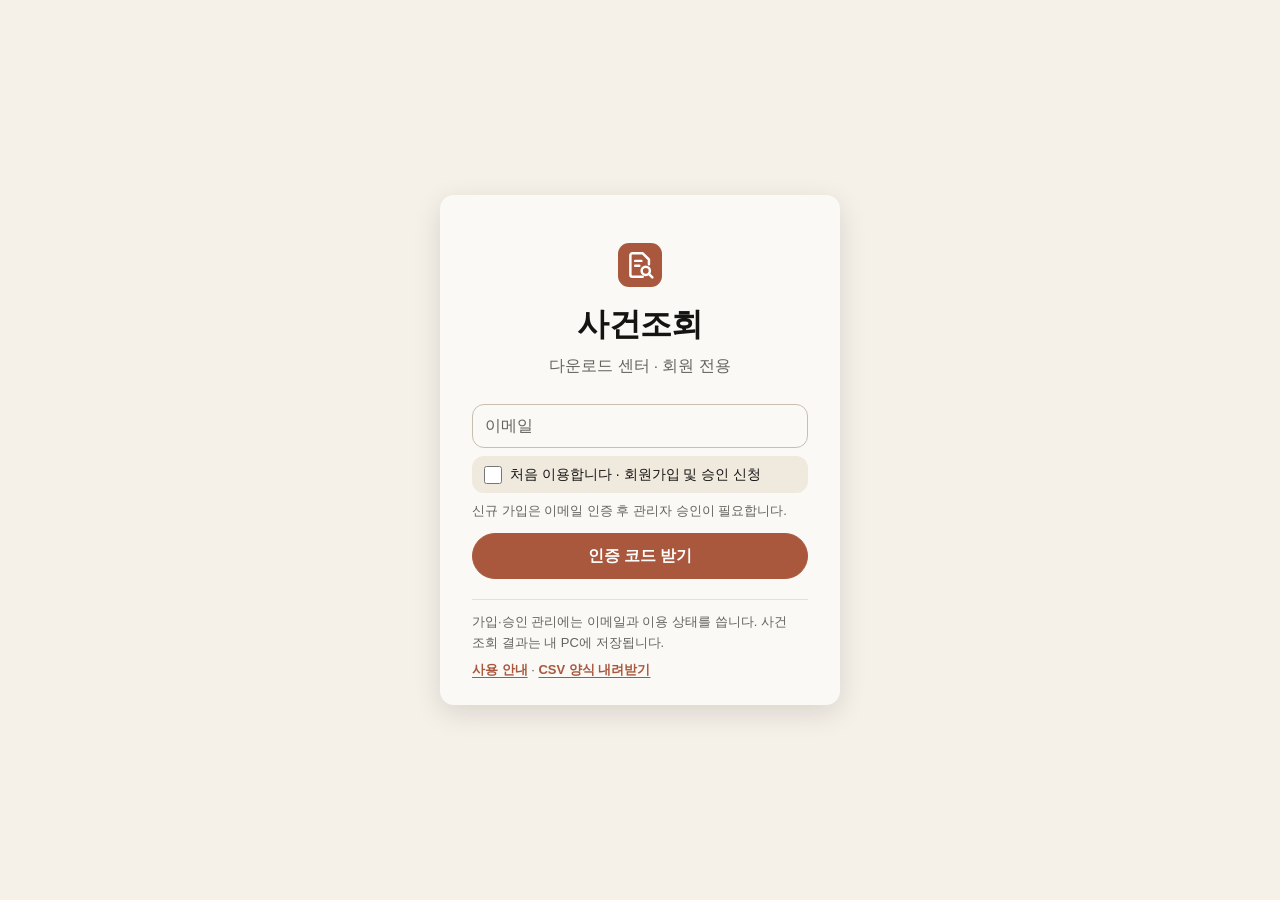
<file: index.html>
<!doctype html>
<html lang="ko" data-brand="claude">
<head>
<meta charset="utf-8">
<meta name="viewport" content="width=device-width, initial-scale=1">
<meta name="referrer" content="no-referrer">
<meta name="robots" content="noindex">
<title>사건조회 | 다운로드 센터</title>
<link rel="stylesheet" href="tokens.css">
<link rel="stylesheet" href="style.css">
</head>
<body class="page-portal">

<svg class="defs" aria-hidden="true"><defs>
  <symbol id="i-user" viewBox="0 0 24 24"><circle cx="12" cy="8" r="4"/><path d="M4.5 20a7.5 7.5 0 0 1 15 0"/></symbol>
  <symbol id="i-down" viewBox="0 0 24 24"><path d="M12 4v11M7 10l5 5 5-5M5 20h14"/></symbol>
  <symbol id="i-help" viewBox="0 0 24 24"><circle cx="12" cy="12" r="8"/><path d="M9.6 9.5a2.5 2.5 0 0 1 4.8 1c0 1.7-2.4 2-2.4 3.5M12 17h.01"/></symbol>
  <symbol id="i-users" viewBox="0 0 24 24"><circle cx="9" cy="9" r="3.2"/><path d="M3.5 19a5.5 5.5 0 0 1 11 0"/><path d="M15.5 6.2a3 3 0 0 1 0 5.6M17 14.2a5.5 5.5 0 0 1 3.5 4.8"/></symbol>
  <symbol id="i-ext" viewBox="0 0 24 24"><path d="M14 5h5v5M19 5l-8 8"/><path d="M18 14v4a1 1 0 0 1-1 1H6a1 1 0 0 1-1-1V7a1 1 0 0 1 1-1h4"/></symbol>
  <symbol id="i-refresh" viewBox="0 0 24 24"><path d="M19.5 11A7.5 7.5 0 0 0 6 6.6L4.5 8M4.5 4v4h4"/><path d="M4.5 13A7.5 7.5 0 0 0 18 17.4l1.5-1.4M19.5 20v-4h-4"/></symbol>
  <symbol id="i-win" viewBox="0 0 24 24"><rect x="4" y="4" width="7" height="7" rx="1"/><rect x="13" y="4" width="7" height="7" rx="1"/><rect x="4" y="13" width="7" height="7" rx="1"/><rect x="13" y="13" width="7" height="7" rx="1"/></symbol>
  <symbol id="i-file" viewBox="0 0 24 24"><path d="M14 3H7a2 2 0 0 0-2 2v14a2 2 0 0 0 2 2h10a2 2 0 0 0 2-2V8z"/><path d="M14 3v5h5M9 13h6M9 17h4"/></symbol>
  <symbol id="i-out" viewBox="0 0 24 24"><path d="M15 4h3a2 2 0 0 1 2 2v12a2 2 0 0 1-2 2h-3"/><path d="M10 16l-4-4 4-4M6 12h10"/></symbol>
</defs></svg>

<div id="member" class="app" hidden>
  <header class="topbar">
    <div class="brand">
      <svg class="brand-mark" viewBox="0 0 32 32" aria-hidden="true">
        <rect class="mk-bg" width="32" height="32" rx="8"/>
        <path class="mk-ink" d="M18 24.5h-7.5A1.5 1.5 0 0 1 9 23V9a1.5 1.5 0 0 1 1.5-1.5H18l4.5 4.5v3.5M12.5 13h4.5M12.5 16.5h3"/>
        <circle class="mk-ink" cx="20.2" cy="20.2" r="3"/><path class="mk-ink" d="M22.4 22.4l2.6 2.6"/>
      </svg>
      <span class="brand-name">사건조회<small>다운로드 센터</small></span>
    </div>
    <span class="spacer"></span>
    <span class="top-note">조회와 결과 저장은 내 PC의 앱에서 합니다</span>
  </header>

  <div class="layout">
    <nav class="sidemenu" aria-label="메뉴">
      <div class="side-body">
        <div class="side-head">메뉴</div>
        <a class="menu-btn" href="#v-status"><svg class="ico"><use href="#i-user"/></svg>내 상태</a>
        <a class="menu-btn" href="#v-files"><svg class="ico"><use href="#i-down"/></svg>설치 파일</a>
        <a class="menu-btn" href="guide.html" target="_blank" rel="noopener"><svg class="ico"><use href="#i-help"/></svg>사용 안내<span class="sr-only">(새 탭)</span><svg class="ico ext" aria-hidden="true"><use href="#i-ext"/></svg></a>
        <div class="menu-sep nav-admin"></div>
        <a class="menu-btn nav-admin" href="#admin"><svg class="ico"><use href="#i-users"/></svg>회원 관리</a>
      </div>
      <div class="side-foot">
        <p class="menu-foot">사건 자료는 이 사이트에 올리지 않습니다. 새로고침하면 다시 로그인해야 합니다.</p>
        <div class="user-box">
          <span class="avatar"><svg class="ico"><use href="#i-user"/></svg></span>
          <div class="user-text"><span class="user-label">로그인 계정</span><p id="account" class="user-name"></p></div>
        </div>
        <button id="logout" class="btn btn-small" type="button"><svg class="ico"><use href="#i-out"/></svg>로그아웃</button>
      </div>
    </nav>

    <main class="main">
      <div class="panels">

        <section id="v-files" class="panel" aria-labelledby="h-files">
          <div class="panel-head">
            <p class="eyebrow">설치 파일</p>
            <h2 id="h-files">내려받기</h2>
          </div>
          <div class="grid2">
            <article class="card">
              <div class="file-top">
                <span class="chip-ico"><svg class="ico"><use href="#i-win"/></svg></span>
                <div><h3>Windows용 사건조회</h3><p class="meta">Windows 10·11 (64비트) · Microsoft Edge 필요</p></div>
              </div>
              <button id="download" class="btn btn-primary" type="button" disabled><svg class="ico"><use href="#i-down"/></svg>Windows 설치 파일 다운로드</button>
              <p class="hint">승인된 회원만 받을 수 있습니다. 단추가 흐리면 내 상태에서 승인 여부를 확인하세요.</p>
              <p class="hint">받은 뒤 설치 마법사를 따라 설치하고, 앱에서 같은 이메일로 로그인합니다.</p>
            </article>
            <article class="card csv-card">
              <div class="file-top flush">
                <span class="chip-ico"><svg class="ico"><use href="#i-file"/></svg></span>
                <div><h3>대량조회 CSV 양식</h3><p class="meta">UTF-8 · 5열</p></div>
              </div>
              <p class="lead">첫 줄의 제목은 그대로 두고, 두 번째 줄부터 사건 한 건씩 입력하세요.</p>
              <div class="cols"><span class="col-chip">법원명</span><span class="col-chip">사건번호</span><span class="col-chip">당사자명</span><span class="col-chip">은행코드</span><span class="col-chip">계좌번호</span></div>
              <p class="hint">은행코드와 계좌번호는 텍스트로 입력해 앞자리 0을 보존하세요.</p>
              <a class="btn btn-small template" href="template.csv" download="대량조회_입력양식.csv"><svg class="ico"><use href="#i-down"/></svg>CSV 양식 내려받기</a>
            </article>
          </div>
        </section>

        <section id="admin" class="panel" aria-labelledby="h-admin" hidden>
          <div class="panel-head">
            <p class="eyebrow">관리자</p>
            <h2 id="h-admin">회원 관리</h2>
            <p>승인 상태와 사용 종료일을 관리합니다. 종료일은 한국시간 기준 해당 날짜까지이며, 비워두면 기간 제한이 없습니다.</p>
          </div>
          <div class="tool-row">
            <button id="reload-members" class="btn btn-small" type="button"><svg class="ico"><use href="#i-refresh"/></svg>목록 새로고침</button>
          </div>
          <div class="card table-card">
            <div class="member-head" aria-hidden="true"><span>회원</span><span>승인 상태</span><span>사용 종료일</span><span></span></div>
            <div id="member-list"></div>
            <p class="list-empty">목록 새로고침을 누르면 회원 목록을 불러옵니다.</p>
          </div>
        </section>

        <section id="v-status" class="panel" aria-labelledby="h-status">
          <div class="panel-head">
            <p class="eyebrow">내 상태</p>
            <h2 id="h-status">이용 상태</h2>
          </div>
          <div class="card">
            <div class="status-line">
              <span class="led" aria-hidden="true"></span>
              <div>
                <p class="status-label">승인 상태</p>
                <p id="membership-status"></p>
              </div>
            </div>
            <p id="pending-help" class="note-warn" hidden>승인 신청이 접수되었습니다. 관리자의 승인을 기다려 주세요. 승인 여부는 이 화면에서 새로고침해 확인할 수 있습니다.</p>
            <div class="row-actions">
              <button id="refresh-access" class="btn btn-small" type="button"><svg class="ico"><use href="#i-refresh"/></svg>승인 상태 새로고침</button>
              <a class="btn btn-small btn-primary go-files" href="#v-files"><svg class="ico"><use href="#i-down"/></svg>설치 파일 받으러 가기</a>
            </div>
          </div>
          <ol class="steps" aria-label="이용 순서">
            <li class="step s-join"><span class="step-no">1</span><div><strong>가입 신청</strong><p>이메일 인증으로 신청합니다.</p></div></li>
            <li class="step s-approve"><span class="step-no">2</span><div><strong>관리자 승인</strong><p>승인되면 설치 파일을 받을 수 있습니다.</p></div></li>
            <li class="step s-install"><span class="step-no">3</span><div><strong>설치와 앱 로그인</strong><p>앱에서 같은 이메일로 로그인합니다.</p></div></li>
          </ol>
        </section>

      </div>
    </main>
  </div>
</div>

<section class="login-screen" aria-label="로그인">
  <div class="login-card">
    <svg class="login-mark" viewBox="0 0 32 32" aria-hidden="true">
      <rect class="mk-bg" width="32" height="32" rx="8"/>
      <path class="mk-ink" d="M18 24.5h-7.5A1.5 1.5 0 0 1 9 23V9a1.5 1.5 0 0 1 1.5-1.5H18l4.5 4.5v3.5M12.5 13h4.5M12.5 16.5h3"/>
      <circle class="mk-ink" cx="20.2" cy="20.2" r="3"/><path class="mk-ink" d="M22.4 22.4l2.6 2.6"/>
    </svg>
    <h1 class="login-brand">사건조회</h1>
    <p class="login-sub">다운로드 센터 · 회원 전용</p>

    <form id="login" class="login-form">
      <label class="sr-only" for="email">이메일</label>
      <input id="email" class="login-input" type="email" autocomplete="email" required placeholder="이메일">
      <label class="check-row"><input id="signup" type="checkbox"> 처음 이용합니다 · 회원가입 및 승인 신청</label>
      <p class="login-hint">신규 가입은 이메일 인증 후 관리자 승인이 필요합니다.</p>
      <button id="send" class="btn btn-primary login-submit">인증 코드 받기</button>
    </form>

    <form id="verify" class="login-form" hidden>
      <label class="field-label" for="code">이메일로 받은 로그인 코드</label>
      <input id="code" class="login-input code-input" inputmode="numeric" autocomplete="one-time-code" required pattern="[0-9]{6,10}" maxlength="10" placeholder="숫자 6~10자리">
      <button class="btn btn-primary login-submit">로그인</button>
      <div class="login-links">
        <button type="button" id="resend" class="btn-link">새 코드 받기</button>
        <span aria-hidden="true">·</span>
        <button type="button" id="again" class="btn-link">다른 이메일 사용</button>
      </div>
    </form>

    <div class="login-foot">
      <p>가입·승인 관리에는 이메일과 이용 상태를 씁니다. 사건 조회 결과는 내 PC에 저장됩니다.</p>
      <p class="foot-links"><a href="guide.html" target="_blank" rel="noopener">사용 안내</a> · <a href="template.csv" download="대량조회_입력양식.csv">CSV 양식 내려받기</a></p>
    </div>
  </div>
</section>

<p id="status" role="status" aria-live="polite"></p>

<script src="config.js"></script><script src="portal.js" defer></script>
</body>
</html>
</file>
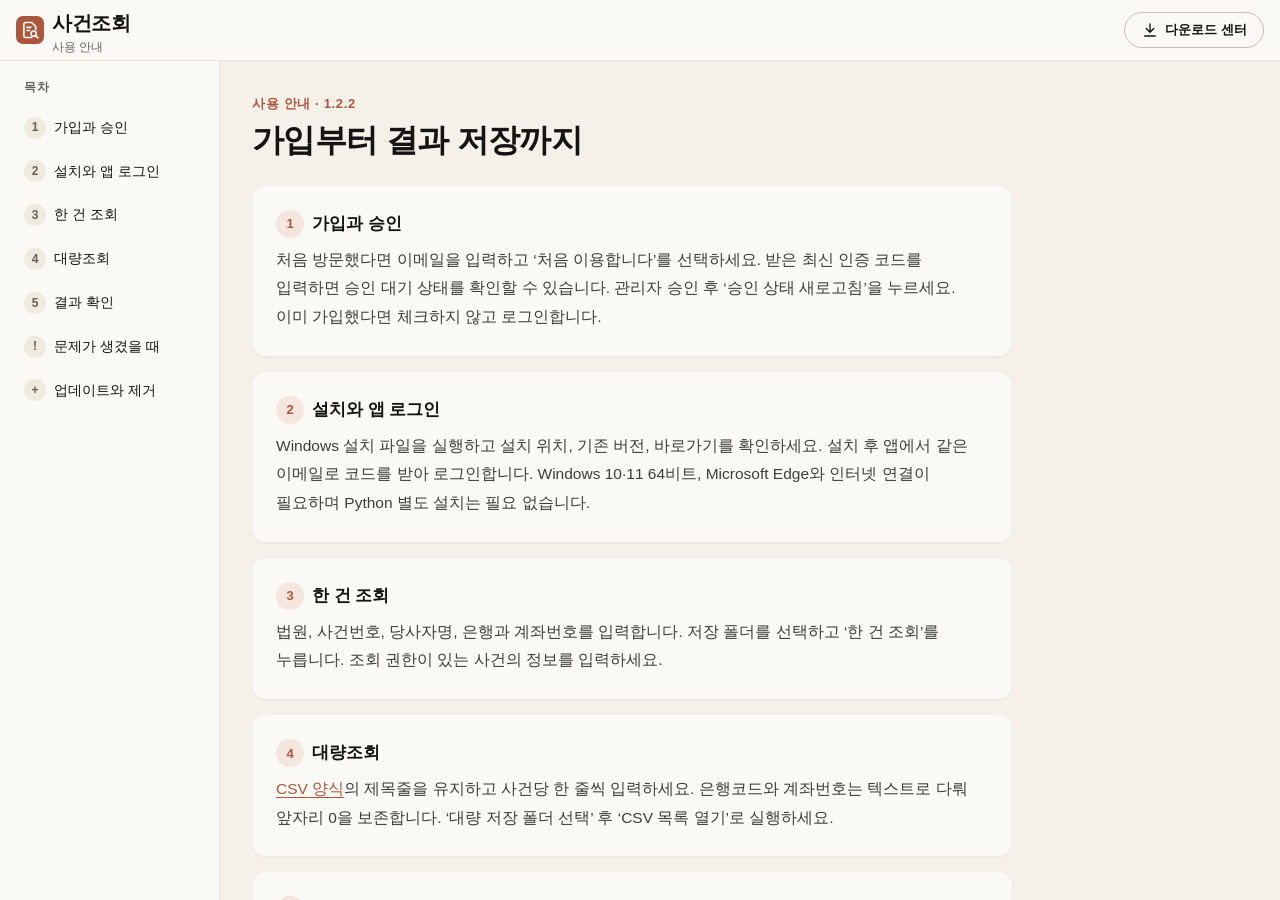
<file: guide.html>
<!doctype html>
<html lang="ko" data-brand="claude">
<head>
<meta charset="utf-8">
<meta name="viewport" content="width=device-width, initial-scale=1">
<meta name="robots" content="noindex">
<title>사건조회 사용 안내</title>
<link rel="stylesheet" href="tokens.css">
<link rel="stylesheet" href="style.css">
</head>
<body class="page-guide">
<header class="topbar">
  <div class="brand">
    <svg class="brand-mark" viewBox="0 0 32 32" aria-hidden="true">
      <rect class="mk-bg" width="32" height="32" rx="8"/>
      <path class="mk-ink" d="M18 24.5h-7.5A1.5 1.5 0 0 1 9 23V9a1.5 1.5 0 0 1 1.5-1.5H18l4.5 4.5v3.5M12.5 13h4.5M12.5 16.5h3"/>
      <circle class="mk-ink" cx="20.2" cy="20.2" r="3"/><path class="mk-ink" d="M22.4 22.4l2.6 2.6"/>
    </svg>
    <span class="brand-name">사건조회<small>사용 안내</small></span>
  </div>
  <span class="spacer"></span>
  <a class="btn btn-small" href="index.html"><svg class="ico" viewBox="0 0 24 24" aria-hidden="true"><path d="M12 4v11M7 10l5 5 5-5M5 20h14"/></svg>다운로드 센터</a>
</header>

<div class="layout">
  <nav class="sidemenu" aria-label="목차">
    <div class="side-body">
      <div class="side-head">목차</div>
      <a class="menu-btn" href="#g1"><b>1</b>가입과 승인</a>
      <a class="menu-btn" href="#g2"><b>2</b>설치와 앱 로그인</a>
      <a class="menu-btn" href="#g3"><b>3</b>한 건 조회</a>
      <a class="menu-btn" href="#g4"><b>4</b>대량조회</a>
      <a class="menu-btn" href="#g5"><b>5</b>결과 확인</a>
      <a class="menu-btn" href="#g6"><b>!</b>문제가 생겼을 때</a>
      <a class="menu-btn" href="#g7"><b>+</b>업데이트와 제거</a>
    </div>
  </nav>

  <main class="main">
    <article class="doc">
      <p class="eyebrow">사용 안내 · 1.2.2</p>
      <h1>가입부터 결과 저장까지</h1>

      <section id="g1" class="card"><h2><span class="no">1</span>가입과 승인</h2>
        <p>처음 방문했다면 이메일을 입력하고 ‘처음 이용합니다’를 선택하세요. 받은 최신 인증 코드를 입력하면 승인 대기 상태를 확인할 수 있습니다. 관리자 승인 후 ‘승인 상태 새로고침’을 누르세요. 이미 가입했다면 체크하지 않고 로그인합니다.</p>
      </section>
      <section id="g2" class="card"><h2><span class="no">2</span>설치와 앱 로그인</h2>
        <p>Windows 설치 파일을 실행하고 설치 위치, 기존 버전, 바로가기를 확인하세요. 설치 후 앱에서 같은 이메일로 코드를 받아 로그인합니다. Windows 10·11 64비트, Microsoft Edge와 인터넷 연결이 필요하며 Python 별도 설치는 필요 없습니다.</p>
      </section>
      <section id="g3" class="card"><h2><span class="no">3</span>한 건 조회</h2>
        <p>법원, 사건번호, 당사자명, 은행과 계좌번호를 입력합니다. 저장 폴더를 선택하고 ‘한 건 조회’를 누릅니다. 조회 권한이 있는 사건의 정보를 입력하세요.</p>
      </section>
      <section id="g4" class="card"><h2><span class="no">4</span>대량조회</h2>
        <p><a href="template.csv" download="대량조회_입력양식.csv">CSV 양식</a>의 제목줄을 유지하고 사건당 한 줄씩 입력하세요. 은행코드와 계좌번호는 텍스트로 다뤄 앞자리 0을 보존합니다. ‘대량 저장 폴더 선택’ 후 ‘CSV 목록 열기’로 실행하세요.</p>
      </section>
      <section id="g5" class="card"><h2><span class="no">5</span>결과 확인</h2>
        <p>단건은 법원명·사건번호 폴더, 대량은 목록조회_날짜_시간 폴더에 저장됩니다. 조회결과.xlsx는 조회요약, 일반내용, 진행내용, 채권자현황, 변제현황, 시도이력 6개 시트로 구성됩니다. 모든 시트에 법원명과 사건번호가 표시됩니다. 화면 이미지는 일반내용·진행내용·변제현황으로 저장하며, 화면이 없거나 오류가 나면 일부 파일이 없을 수 있습니다.</p>
      </section>
      <section id="g6" class="card trouble"><h2><span class="no">!</span>문제가 생겼을 때</h2>
        <ul>
          <li>인증 코드가 만료되면 새 코드를 받고 가장 최근 메일의 숫자를 입력하세요. 재발송은 60초 후 가능합니다.</li>
          <li>승인 대기·정지·만료는 관리자에게 확인하세요.</li>
          <li>회원 서버에 연결되지 않으면 조회가 중단됩니다. 이미 받은 결과는 저장하며, 연결 복구 후 앱을 다시 실행하세요.</li>
          <li>조회 오류는 결과 파일의 오류와 시도이력을 확인하세요. 일시적 오류는 최초 시도 후 최대 3회 재시도합니다.</li>
          <li>설치 경로가 너무 길다는 안내가 나오면 기본 경로를 선택하세요.</li>
        </ul>
      </section>
      <section id="g7" class="card"><h2><span class="no">+</span>업데이트와 제거</h2>
        <p>업데이트는 저장 설정을 이어받고 이전 결과를 보존합니다. Windows 설정 → 앱 → 설치된 앱 → 사건조회 → 제거로 프로그램을 제거할 수 있습니다. 결과·설정·수정된 파일과 이전 수동 설치판은 남습니다.</p>
      </section>
    </article>
  </main>
</div>
</body>
</html>
</file>
<file: tokens.css>
/* ============================================================================
   기획본부 디자인 토큰 — 단일 원본
   ----------------------------------------------------------------------------
   이 파일이 원본이다. Artifact로 렌더한 디자인 시스템 문서는 사본이며,
   토큰을 바꿀 때는 항상 이 파일을 먼저 고친다.

   BI(2026-09-30 대표 결정): 기본 강조색은 바로바로론 BI 남색 #0E5296(흰 바탕 대비 7.9:1).
   BI 하늘색 #3AA9C6은 흰 바탕 대비 2.7:1이라 글자에 쓰지 않고 띠·그래픽 같은 장식에만 쓴다.

   적용 대상
     · 업무 콘솔(22번)      — <link>로 직접 불러 쓴다
     · 기획본부 뉴스(21번)   — 단일 파일로 GitHub Pages에 올라가므로 :root 블록을
                              이 파일에서 복사해 인라인한다(import 불가)
     · 메일 본문            — 메일 클라이언트가 CSS 변수를 지원하지 않으므로
                              여기 값을 인라인 스타일로 번역해 쓴다

   테마: 라이트를 bare :root에 전부 정의하고, 다크는 토큰만 두 번 재정의한다
         (prefers-color-scheme + data-theme). 색을 미디어쿼리 안에서만 정의하지 않는다.
   ========================================================================== */

:root{
  /* ── 표면 ─────────────────────────────────────────────────────────────── */
  --bg:#F1F4F8;           /* 페이지 바탕 */
  --surface:#FFFFFF;      /* 패널·카드 */
  --surface-2:#F4F7FB;    /* 패널 안의 한 단계 들어간 면 */

  /* ── 잉크 ─────────────────────────────────────────────────────────────── */
  --ink:#111418;          /* 본문·제목 */
  --ink-2:#333A45;        /* 보조 본문 */
  --muted:#5B6473;        /* 캡션·비활성 (대비 4.5:1 이상 유지) */

  /* ── 경계 ─────────────────────────────────────────────────────────────── */
  --rule:#DCE3EB;         /* 기본 구분선 */
  --rule-strong:#A3ACB9;  /* 강조 구분선·입력 테두리 */

  /* ── 강조 ─────────────────────────────────────────────────────────────── */
  --accent:#0E5296;       /* BI 남색 */
  --accent-ink:#FFFFFF;   /* accent 위에 얹는 글자색 */
  --accent-soft:#E5EEF7;  /* accent 배경의 옅은 면 */

  /* ── BI(바로바로론) ────────────────────────────────────────────────────
     --bi-*    : 테마와 무관한 고정색. 그래픽 그라데이션·로고 주변 등 "브랜드 그림"에만 쓴다.
                 글자색으로 쓰지 않는다(다크에서도 값이 그대로라 대비가 무너진다).
     --brand-* : 테마에 따라 바뀌는 브랜드 면·글자. 메뉴 띠·푸터 바탕(--brand-navy-deep),
                 제호 글자(--brand-navy), 장식 띠(--brand-sky), 옅은 면(--brand-sky-soft).
     --on-brand: --brand-navy-deep·--bi-* 위에 얹는 글자색 */
  --bi-navy:#0E5296;      --bi-navy-deep:#0A3D70;  --bi-sky:#3AA9C6;
  --brand-navy:#0E5296;   --brand-navy-deep:#0A3D70;
  --brand-sky:#3AA9C6;    --brand-sky-soft:#E3F3F8;
  --on-brand:#FFFFFF;

  /* ── 상태(의미) ────────────────────────────────────────────────────────
     UI 상태 전용이다. 주가 등락(--rise/--fall)과 섞어 쓰지 않는다.
     같은 빨강이라도 "경고"와 "상승"은 다른 개념이라 따로 둬야 나중에 갈라진다. */
  --danger:#C62828;       --danger-soft:#FBEBEB;   /* 오류·마감 경과·결측 */
  --warn:#9A5B00;         --warn-soft:#FBF0E2;     /* 보류·확인 필요 */
  --ok:#1B7A4B;           --ok-soft:#E6F4ED;       /* 완료·정상 */
  --info:#1E63B4;         --info-soft:#E7F0FA;     /* 안내·진행 중 */
  --neutral:#5B6473;      --neutral-soft:#EEF1F5;  /* 미착수·해당 없음 */

  /* ── 시장 방향(21번 뉴스 전용) ─────────────────────────────────────────
     한국 증시 관례: 상승 빨강, 하락 파랑. 값은 상태색과 같아도 의미가 다르므로
     이름을 따로 둔다. 등락 색만 바꾸고 싶을 때 UI 경고색이 딸려 바뀌지 않는다. */
  --rise:#C62828;         --rise-soft:#FBEBEB;
  --fall:#1E63B4;         --fall-soft:#E7F0FA;
  --flat:#5B6473;
  --chart-grid:#E5E9EF;
  --band:#F3D9D9;         /* 지수 차트 강조 띠 */
  --masthead-rule:#0E5296;/* 제호 아래 굵은 선 */

  /* ── 서체 ─────────────────────────────────────────────────────────────── */
  --font-display:"Gothic A1","IBM Plex Sans KR","Noto Sans KR","Malgun Gothic",sans-serif;
  --font-body:"IBM Plex Sans KR","Noto Sans KR","Malgun Gothic","Apple SD Gothic Neo",sans-serif;

  /* ── 타입 스케일 ───────────────────────────────────────────────────────
     화면마다 본문 기준만 다르게 고른다(콘솔 --text-base, 뉴스 --text-lg).
     스케일 자체는 공유해 두 화면의 위계가 어긋나지 않게 한다. */
  --text-xs:12px;
  --text-sm:13px;
  --text-md:14px;
  --text-base:15.5px;
  --text-lg:17px;
  --text-xl:20px;
  --text-2xl:24px;
  --text-3xl:32px;
  --text-4xl:40px;

  --leading-tight:1.32;   /* 제목 */
  --leading-normal:1.7;   /* UI 본문 */
  --leading-relaxed:1.85; /* 읽는 지면 본문 */
  --tracking-label:.05em; /* 대문자·라벨 */

  /* ── 간격 (4px 기반) ──────────────────────────────────────────────────── */
  --sp-1:4px;
  --sp-2:6px;
  --sp-3:8px;
  --sp-4:12px;
  --sp-5:16px;
  --sp-6:20px;
  --sp-7:24px;
  --sp-8:32px;
  --sp-9:48px;

  /* ── 모서리 ───────────────────────────────────────────────────────────── */
  --r-sm:4px;
  --r-md:6px;
  --r-lg:8px;
  --r-xl:12px;
  --r-2xl:14px;

  /* ── 그림자 ───────────────────────────────────────────────────────────── */
  --shadow-1:0 1px 0 rgba(17,20,24,.05);      /* 패널 */
  --shadow-2:0 -6px 20px rgba(17,20,24,.18);  /* 드로어·모달 */

  /* ── 하위 호환 별칭 ────────────────────────────────────────────────────
     기존 코드가 쓰던 이름. 새로 쓰는 곳에서는 위의 의미 토큰을 쓴다.
     두 화면의 마이그레이션이 끝나면 지운다. */
  --up:var(--rise);       --up-soft:var(--rise-soft);
  --down:var(--fall);     --down-soft:var(--fall-soft);
  --radius:var(--r-lg);
  --shadow:var(--shadow-1);
}

/* 다크: OS 설정만 있고 명시 선택이 없는 상태(대부분의 사용자) */
@media (prefers-color-scheme:dark){
  :root:not([data-theme="light"]){
    --bg:#0E1319;
    --surface:#161C25;
    --surface-2:#1B222D;
    --ink:#E9ECF1;
    --ink-2:#C3C9D3;
    --muted:#98A1B1;
    --rule:#28303D;
    --rule-strong:#4A5466;
    --accent:#8CC0EE;
    --accent-ink:#0E1319;
    --accent-soft:#16283D;
    --brand-navy:#8CC0EE;   --brand-navy-deep:#0B2440;
    --brand-sky:#4DB9D5;    --brand-sky-soft:#12303A;
    --on-brand:#FFFFFF;

    --danger:#F26C6A;     --danger-soft:#3A2024;
    --warn:#E0A458;       --warn-soft:#352716;
    --ok:#6FC79A;         --ok-soft:#16301F;
    --info:#62A6F2;       --info-soft:#1A2A40;
    --neutral:#98A1B1;    --neutral-soft:#222A36;

    --rise:#F26C6A;       --rise-soft:#3A2024;
    --fall:#62A6F2;       --fall-soft:#1A2A40;
    --flat:#98A1B1;
    --chart-grid:#242C38;
    --band:#3A2024;
    --masthead-rule:#8CC0EE;

    --shadow-1:none;
    --shadow-2:0 -6px 20px rgba(0,0,0,.45);
  }
}

/* 다크: 사용자가 직접 고른 경우(토글이 OS 설정을 이긴다) */
:root[data-theme="dark"]{
  --bg:#0E1319;
  --surface:#161C25;
  --surface-2:#1B222D;
  --ink:#E9ECF1;
  --ink-2:#C3C9D3;
  --muted:#98A1B1;
  --rule:#28303D;
  --rule-strong:#4A5466;
  --accent:#8CC0EE;
  --accent-ink:#0E1319;
  --accent-soft:#16283D;
  --brand-navy:#8CC0EE;   --brand-navy-deep:#0B2440;
  --brand-sky:#4DB9D5;  --brand-sky-soft:#12303A;
  --on-brand:#FFFFFF;

  --danger:#F26C6A;     --danger-soft:#3A2024;
  --warn:#E0A458;       --warn-soft:#352716;
  --ok:#6FC79A;         --ok-soft:#16301F;
  --info:#62A6F2;       --info-soft:#1A2A40;
  --neutral:#98A1B1;    --neutral-soft:#222A36;

  --rise:#F26C6A;       --rise-soft:#3A2024;
  --fall:#62A6F2;       --fall-soft:#1A2A40;
  --flat:#98A1B1;
  --chart-grid:#242C38;
  --band:#3A2024;
  --masthead-rule:#8CC0EE;

  --shadow-1:none;
  --shadow-2:0 -6px 20px rgba(0,0,0,.45);
}

/* ============================================================================
   브랜드 층 — Claude (DESIGN-claude.md 참조)
   ----------------------------------------------------------------------------
   <html data-brand="claude">를 선언한 화면에서만 적용된다. 선언하지 않은 화면은
   위의 기본 토큰 그대로다. 바꾸는 것은 표면·잉크·경계·강조·제목 서체·그림자뿐이고,
   상태색(danger·warn·ok·info·neutral)과 타입·간격·모서리 스케일은 기본 토큰을 쓴다.

   강조색: 문서의 기본 코랄 #cc785c는 흰 글자 대비 3.3:1이라 버튼·글자에 쓰기에
   모자라다. 라이트는 문서의 눌림색 #a9583e(흰 글자 5.1:1, 크림 위 글자 4.8:1)를
   강조로 쓰고, 다크는 밝은 코랄 #d97757 위에 어두운 글자를 얹는다(5.9:1).

   선택자 우선순위: 이 층은 기본 다크 블록보다 뒤에 있고 속성 선택자가 하나 더 붙어
   있어 항상 이긴다. 브랜드 다크 블록은 브랜드 라이트 블록이 정의한 토큰을 전부
   다시 정의해야 한다(빠뜨리면 다크에서 라이트 값이 남는다).
   BI 토큰(--bi-*·--brand-*·--on-brand)은 이 층에서 재정의하지 않는다 — 이 층을 쓰는
   화면(20번)은 BI 요소를 쓰지 않는다. 쓰게 되면 여기서 함께 정의한다.
   ========================================================================== */
:root[data-brand="claude"]{
  --bg:#F5F0E8;           /* surface-soft — 페이지 바탕 */
  --surface:#FAF9F5;      /* canvas — 패널·카드 */
  --surface-2:#EFE9DE;    /* surface-card — 한 단계 들어간 면 */
  --ink:#141413;
  --ink-2:#3D3D3A;
  --muted:#65635D;        /* 문서 #6c6a64를 살짝 낮춤 — surface-2 위 4.5:1 유지 */
  --rule:#E6DFD8;         /* hairline */
  --rule-strong:#C9BFB1;
  --accent:#A9583E;
  --accent-ink:#FFFFFF;
  --accent-soft:#F4E6DC;
  /* 그래프 계열색(2026-10-24 대표 승인, 29번 책자 9장). 선·막대 같은 비텍스트 그래픽용이다.
     --surface 대비 4.8·10.3·4.7·3.5:1 — 비텍스트 기준 3:1 이상. 글자색으로는 쓰지 않는다(chart-4는 글자 4.5:1 미달).
     chart-1은 --accent, chart-2는 --ink-2와 같은 값이지만 의미가 달라 이름을 따로 둔다. */
  --chart-1:#A9583E;      /* 당월·주 계열 */
  --chart-2:#3D3D3A;      /* 비교·합계 계열 */
  --chart-3:#2F7D6E;
  --chart-4:#B7791F;
  --font-display:"Copernicus","Tiempos Headline",Georgia,"Noto Serif KR","Nanum Myeongjo",serif;
  --shadow-1:0 1px 3px rgba(20,20,19,.06);
  --shadow-2:0 8px 28px rgba(20,20,19,.12);
}

@media (prefers-color-scheme:dark){
  :root[data-brand="claude"]:not([data-theme="light"]){
    --bg:#1F1E1D;
    --surface:#262624;
    --surface-2:#30302E;
    --ink:#FAF9F5;
    --ink-2:#C3C0B6;
    --muted:#A09D96;
    --rule:#3A3936;
    --rule-strong:#57554F;
    --accent:#D97757;
    --accent-ink:#141413;
    --accent-soft:#3D2B24;
    --chart-1:#D97757;
    --chart-2:#C3C0B6;
    --chart-3:#5DB8A6;
    --chart-4:#E8A55A;
    --font-display:"Copernicus","Tiempos Headline",Georgia,"Noto Serif KR","Nanum Myeongjo",serif;
    --shadow-1:none;
    --shadow-2:0 8px 28px rgba(0,0,0,.45);
  }
}

:root[data-brand="claude"][data-theme="dark"]{
  --bg:#1F1E1D;
  --surface:#262624;
  --surface-2:#30302E;
  --ink:#FAF9F5;
  --ink-2:#C3C0B6;
  --muted:#A09D96;
  --rule:#3A3936;
  --rule-strong:#57554F;
  --accent:#D97757;
  --accent-ink:#141413;
  --accent-soft:#3D2B24;
  --chart-1:#D97757;
  --chart-2:#C3C0B6;
  --chart-3:#5DB8A6;
  --chart-4:#E8A55A;
  --font-display:"Copernicus","Tiempos Headline",Georgia,"Noto Serif KR","Nanum Myeongjo",serif;
  --shadow-1:none;
  --shadow-2:0 8px 28px rgba(0,0,0,.45);
}

/* ============================================================================
   브랜드 층 — 옥색 (대표 지시 2026-10-08, PPT 문서서식 3종 전용)
   ----------------------------------------------------------------------------
   <html data-brand="jade">를 선언한 화면/문서에서만 적용. 상태색·타입·간격·모서리
   스케일은 기본 토큰을 쓴다(3.8절과 같은 범위 원칙). ink·ink-2는 기본값 유지.
   소비처: _디자인/문서서식/ PPT 3종(기획안·경영보고·교육자료 마스터)·교육 01 덱.
   근거: _디자인/문서서식/양식_기준_기획안·보고서.md 14.2절.
   ========================================================================== */
:root[data-brand="jade"]{
  --bg:#F2F7F5;
  --surface:#FFFFFF;
  --surface-2:#E3EFEA;
  --rule:#D7E3DF;
  --rule-strong:#A9BDB6;
  --accent:#4C7A70;
  --accent-ink:#FFFFFF;
  --accent-soft:#E3EFEA;
  --accent-deep:#2E6B57;   /* 신설 토큰 — 흰 바탕 위 강조 글자 전용(6.25:1) */
  --muted:#5B6B66;
}

@media (prefers-color-scheme:dark){
  :root[data-brand="jade"]:not([data-theme="light"]){
    --bg:#11211B; --surface:#17251F; --surface-2:#1C2B25;
    --rule:#28392F; --rule-strong:#44635A;
    --accent:#6FC3A8; --accent-ink:#0E1319; --accent-soft:#1A3A30;
    --accent-deep:#8EDCBF; --muted:#8FB3A8;
  }
}
:root[data-brand="jade"][data-theme="dark"]{
  --bg:#11211B; --surface:#17251F; --surface-2:#1C2B25;
  --rule:#28392F; --rule-strong:#44635A;
  --accent:#6FC3A8; --accent-ink:#0E1319; --accent-soft:#1A3A30;
  --accent-deep:#8EDCBF; --muted:#8FB3A8;
}

/* ============================================================================
   브랜드 층 — 오피스 (대표 승인 2026-10-28, 29번 기획실 Monthly Report 전용)
   ----------------------------------------------------------------------------
   <html data-brand="office">를 선언한 화면/문서에서만 적용된다(지금은 29번 변환기와 저장 HTML뿐).
   파란 머리 띠·회색 바탕·엑셀식 표 머리글·오피스 기본 테마 그래프 계열색. 기존 값과 다른 브랜드 층은 고치지 않았다.
   새 변수(--office-bar·--office-bar-ink·--tbl-head-bg·--tbl-total-bg·--tbl-total-rule)는 이 층에서만 정의한다(바탕 :root에는 없음).
   다크 두 꼴은 이 라이트 층이 정의한 변수를 모두 다시 정의한다(선택자 우선순위가 같아, 빠진 변수는 라이트 값이 다크에 남는다).
   그래프 계열색: 오피스 파랑·주황·회색·금색. 주황·금색은 흰 바탕 3:1 대비를 위해 한 단계 진하게 잡았다.
   영문 제호 서체는 Windows 기본 서체만 쓴다(외부 서체 파일 없음).
   ========================================================================== */
:root[data-brand="office"]{
  --bg:#F3F2F1;
  --surface:#FFFFFF;
  --surface-2:#FAF9F8;
  --ink:#201F1E;
  --ink-2:#323130;
  --muted:#605E5C;
  --rule:#E1DFDD;
  --rule-strong:#C8C6C4;
  --accent:#2B579A;
  --accent-ink:#FFFFFF;
  --accent-soft:#DEECF9;
  --neutral-soft:#F3F2F1;
  --office-bar:#2B579A;
  --office-bar-ink:#FFFFFF;
  --tbl-head-bg:#DDEBF7;
  --tbl-total-bg:#F2F2F2;
  --tbl-total-rule:#4472C4;
  --chart-1:#4472C4;
  --chart-2:#D46A1F;
  --chart-3:#7F7F7F;
  --chart-4:#A67C00;
  --chart-grid:#EDEBE9;
  --font-display:Cambria,Georgia,"Times New Roman",serif;
}

@media (prefers-color-scheme:dark){
  :root[data-brand="office"]:not([data-theme="light"]){
    --bg:#1F1F1F;
    --surface:#292929;
    --surface-2:#323232;
    --ink:#F3F2F1;
    --ink-2:#D2D0CE;
    --muted:#A19F9D;
    --rule:#3B3A39;
    --rule-strong:#605E5C;
    --accent:#6CA0DC;
    --accent-ink:#1F1F1F;
    --accent-soft:#172B45;
    --neutral-soft:#323232;
    --office-bar:#1B3A66;
    --office-bar-ink:#FFFFFF;
    --tbl-head-bg:#1E3A5F;
    --tbl-total-bg:#323232;
    --tbl-total-rule:#6CA0DC;
    --chart-1:#6C9BE0;
    --chart-2:#F4A261;
    --chart-3:#B3B0AD;
    --chart-4:#E6B800;
    --chart-grid:#3B3A39;
    --font-display:Cambria,Georgia,"Times New Roman",serif;
  }
}

:root[data-brand="office"][data-theme="dark"]{
  --bg:#1F1F1F;
  --surface:#292929;
  --surface-2:#323232;
  --ink:#F3F2F1;
  --ink-2:#D2D0CE;
  --muted:#A19F9D;
  --rule:#3B3A39;
  --rule-strong:#605E5C;
  --accent:#6CA0DC;
  --accent-ink:#1F1F1F;
  --accent-soft:#172B45;
  --neutral-soft:#323232;
  --office-bar:#1B3A66;
  --office-bar-ink:#FFFFFF;
  --tbl-head-bg:#1E3A5F;
  --tbl-total-bg:#323232;
  --tbl-total-rule:#6CA0DC;
  --chart-1:#6C9BE0;
  --chart-2:#F4A261;
  --chart-3:#B3B0AD;
  --chart-4:#E6B800;
  --chart-grid:#3B3A39;
  --font-display:Cambria,Georgia,"Times New Roman",serif;
}
</file>
<file: style.css>
/* 사건조회 포털(index.html)과 사용 안내(guide.html)가 함께 쓰는 규칙.
   색·서체·간격·모서리는 tokens.css(_디자인/tokens.css 바이트 사본)에서 받는다. 이 파일에 색을 직접 적지 않는다.
   로그인 전후 전환과 기본 화면은 :has() 없이 형제 결합자(~)와 :target으로 만든다.
   :has()는 장식(상태 점, 단계 색, 고른 메뉴, 회원 관리 메뉴)에만 쓰며 다른 선택자와 쉼표로 묶지 않는다. */

/* ── 바탕 ── */
*{box-sizing:border-box}
html{color-scheme:light}
@media (prefers-color-scheme:dark){html{color-scheme:dark}}
html,body{margin:0}
body{
  background:var(--bg);color:var(--ink);
  font-family:var(--font-body);font-size:var(--text-base);line-height:var(--leading-normal);
  word-break:keep-all;overflow-wrap:break-word;-webkit-font-smoothing:antialiased;
}
button,input,select{font:inherit;color:inherit}
a{color:var(--accent);text-underline-offset:3px}
.sr-only{position:absolute;width:1px;height:1px;overflow:hidden;clip:rect(0 0 0 0);white-space:nowrap}
:focus-visible{outline:3px solid color-mix(in srgb,var(--accent) 35%,transparent);outline-offset:2px}
.defs{position:absolute;width:0;height:0;overflow:hidden}
.ico{width:18px;height:18px;flex:none;fill:none;stroke:currentColor;stroke-width:1.8;stroke-linecap:round;stroke-linejoin:round}
.mk-bg{fill:var(--accent)}
.mk-ink{fill:none;stroke:var(--accent-ink);stroke-width:1.8;stroke-linecap:round;stroke-linejoin:round}

/* 로그인 전 포털: 몸 전체가 가운데 정렬 격자이고 카드 바로 아래에 #status가 온다 */
.page-portal{
  min-height:100vh;display:grid;place-content:center;justify-items:center;gap:var(--sp-4);padding:var(--sp-6);
}
/* 사용 안내: 위 띠 아래 겉틀이 남은 높이를 채운다 */
.page-guide{height:100vh;display:flex;flex-direction:column}

/* ── 단추 ── */
.btn{
  display:inline-flex;align-items:center;justify-content:center;gap:var(--sp-2);
  min-height:40px;padding:var(--sp-3) var(--sp-6);border:1px solid var(--rule-strong);border-radius:999px;
  background:var(--surface);color:var(--ink);cursor:pointer;white-space:nowrap;font-weight:600;text-decoration:none;
  transition:background .15s,transform .15s,box-shadow .15s,filter .15s;
}
.btn:hover{background:var(--surface-2)}
.btn:active:not(:disabled){transform:scale(.97)}
.btn-primary{background:var(--accent);color:var(--accent-ink);border-color:var(--accent)}
.btn-primary:hover{background:var(--accent);filter:brightness(.94);box-shadow:0 4px 14px color-mix(in srgb,var(--accent) 35%,transparent)}
.btn:disabled{opacity:.45;cursor:default;filter:none;box-shadow:none}
.btn-small{min-height:34px;padding:var(--sp-2) var(--sp-5);font-size:var(--text-sm)}
.btn-link{border:0;background:transparent;color:var(--accent);cursor:pointer;padding:var(--sp-1) 0;font-size:var(--text-sm);font-weight:600}
.btn-link:hover{text-decoration:underline;text-underline-offset:3px}
.btn-link:disabled{opacity:.45;cursor:default;text-decoration:none}

/* ── 로그인 카드(이메일 입력과 코드 입력이 한 카드 안에서 바뀐다) ── */
.login-screen{width:min(400px,calc(100vw - 40px))}
.login-card{
  display:flex;flex-direction:column;gap:var(--sp-3);
  padding:var(--sp-9) var(--sp-8) var(--sp-7);
  background:var(--surface);border-radius:var(--r-2xl);box-shadow:var(--shadow-2);
}
.login-mark{display:block;width:44px;height:44px;margin:0 auto var(--sp-3)}
.login-brand{margin:0;text-align:center;font-size:var(--text-3xl);line-height:var(--leading-tight);letter-spacing:-.02em;font-weight:700}
.login-sub{margin:0 0 var(--sp-5);text-align:center;color:var(--muted)}
.login-form{display:flex;flex-direction:column;gap:var(--sp-3);margin:0}
.login-input{
  width:100%;min-height:44px;padding:var(--sp-2) var(--sp-4);
  border:1px solid var(--rule-strong);border-radius:var(--r-xl);background:var(--surface);color:var(--ink);
}
.login-input::placeholder{color:var(--muted)}
.login-input:focus{border-color:var(--accent);outline:none;box-shadow:0 0 0 3px color-mix(in srgb,var(--accent) 18%,transparent)}
.code-input{text-align:center;font-size:var(--text-xl);letter-spacing:.3em;font-variant-numeric:tabular-nums}
.code-input::placeholder{font-size:var(--text-md);letter-spacing:0}
.field-label{font-size:var(--text-md);font-weight:600;color:var(--ink-2)}
.check-row{
  display:flex;align-items:flex-start;gap:var(--sp-3);padding:var(--sp-3) var(--sp-4);
  border-radius:var(--r-xl);background:var(--surface-2);font-size:var(--text-md);line-height:1.5;cursor:pointer;
  transition:background .15s;
}
.check-row input{width:18px;height:18px;margin:2px 0 0;flex:none;accent-color:var(--accent)}
.check-row:has(input:checked){background:var(--accent-soft)}
.login-hint{margin:0;font-size:var(--text-sm);color:var(--muted);line-height:1.6}
.login-submit{width:100%;min-height:46px;margin-top:var(--sp-1)}
.login-links{display:flex;justify-content:center;align-items:center;gap:var(--sp-3);color:var(--muted)}
.login-foot{margin-top:var(--sp-4);padding-top:var(--sp-4);border-top:1px solid var(--rule);font-size:var(--text-sm);color:var(--muted);line-height:1.6}
.login-foot p{margin:0 0 var(--sp-2)}
.login-foot p:last-child{margin-bottom:0}
.foot-links a{font-weight:600}

/* ── #status: portal.js가 글만 넣는 한 칸 ── */
#status{
  width:min(400px,calc(100vw - 40px));margin:0;padding:var(--sp-3) var(--sp-4);
  border-radius:var(--r-xl);background:var(--surface-2);color:var(--ink-2);font-size:var(--text-md);line-height:1.6;
}
#status:empty{display:none}
/* 로그인 뒤: 화면 아래 가운데 알림 */
#member:not([hidden]) ~ #status{
  position:fixed;left:50%;bottom:var(--sp-6);z-index:40;transform:translateX(-50%);
  width:max-content;max-width:min(600px,calc(100vw - 32px));padding:var(--sp-3) var(--sp-6);
  border-radius:var(--r-2xl);background:var(--ink);color:var(--bg);font-weight:600;box-shadow:var(--shadow-2);
}

/* ── 로그인 전후 전환 ── */
#member:not([hidden]) ~ .login-screen{display:none}
.app{position:fixed;inset:0;display:flex;flex-direction:column}
[hidden]{display:none !important}

/* ── 위 띠·겉틀(포털과 사용 안내가 같이 씀) ── */
.topbar{
  flex:none;display:flex;align-items:center;gap:var(--sp-4);
  min-height:60px;padding:var(--sp-2) var(--sp-5);
  background:var(--surface);border-bottom:1px solid var(--rule);
}
.brand{display:flex;align-items:center;gap:var(--sp-3);font-size:var(--text-xl);font-weight:700;letter-spacing:-.02em;white-space:nowrap}
.brand-mark{width:28px;height:28px;flex:none}
.brand-name small{display:block;font-weight:500;font-size:var(--text-xs);color:var(--muted);letter-spacing:0;line-height:1.2}
.spacer{flex:1}
.top-note{font-size:var(--text-sm);color:var(--muted)}
.layout{flex:1;min-height:0;display:grid;grid-template-columns:220px minmax(0,1fr)}

/* 왼쪽 메뉴(포털) · 목차(사용 안내) */
.sidemenu{min-height:0;display:flex;flex-direction:column;background:var(--surface);border-right:1px solid var(--rule)}
.side-body{flex:1;min-height:0;overflow:auto;display:flex;flex-direction:column;gap:var(--sp-1);padding:var(--sp-5) var(--sp-4)}
.side-head{margin:0 var(--sp-4) var(--sp-2);font-size:var(--text-xs);font-weight:700;letter-spacing:var(--tracking-label);color:var(--muted)}
.menu-btn{
  display:flex;align-items:center;gap:var(--sp-3);padding:var(--sp-3) var(--sp-4);border-radius:10px;
  color:var(--ink);text-decoration:none;font-size:var(--text-md);font-weight:500;
  transition:background .15s,padding-left .18s;
}
.menu-btn:hover{background:var(--surface-2);padding-left:var(--sp-5)}
.menu-btn .ico{color:var(--muted)}
.menu-btn .ext{width:14px;height:14px;margin-left:auto}
.menu-btn b{display:inline-grid;place-items:center;flex:none;width:22px;height:22px;border-radius:999px;background:var(--surface-2);color:var(--muted);font-size:var(--text-xs)}
.menu-sep{height:1px;background:var(--rule);margin:var(--sp-2) var(--sp-3)}
.side-foot{flex:none;display:flex;flex-direction:column;gap:var(--sp-3);padding:var(--sp-4);border-top:1px solid var(--rule)}
.menu-foot{margin:0;font-size:var(--text-xs);color:var(--muted);line-height:1.55}
.user-box{display:flex;align-items:center;gap:var(--sp-3);min-width:0;padding:var(--sp-1)}
.avatar{display:inline-grid;place-items:center;flex:none;width:30px;height:30px;border-radius:999px;background:var(--accent);color:var(--accent-ink)}
.avatar .ico{width:16px;height:16px}
.user-text{min-width:0;display:flex;flex-direction:column;line-height:1.3}
.user-label{font-size:var(--text-xs);color:var(--muted)}
.user-name{margin:0;font-size:var(--text-md);font-weight:600;white-space:nowrap;overflow:hidden;text-overflow:ellipsis}
#logout{width:100%}

/* 고른 메뉴: 옅은 강조 면 + 왼쪽 띠(장식, :has()) */
body:has(#v-status:target) .menu-btn[href="#v-status"],
body:not(:has(.panel:target:not([hidden]))) .menu-btn[href="#v-status"],
body:has(#v-files:target) .menu-btn[href="#v-files"],
body:has(#admin:target:not([hidden])) .menu-btn[href="#admin"]{
  background:var(--accent-soft);box-shadow:inset 3px 0 0 var(--accent);font-weight:600;
}
body:has(#v-status:target) .menu-btn[href="#v-status"] .ico,
body:not(:has(.panel:target:not([hidden]))) .menu-btn[href="#v-status"] .ico,
body:has(#v-files:target) .menu-btn[href="#v-files"] .ico,
body:has(#admin:target:not([hidden])) .menu-btn[href="#admin"] .ico{color:var(--accent)}
/* 회원 관리 메뉴는 portal.js가 #admin을 보일 때만 보인다(장식, :has()) */
.nav-admin{display:none}
body:has(#admin:not([hidden])) .menu-btn.nav-admin{display:flex}
body:has(#admin:not([hidden])) .menu-sep.nav-admin{display:block}
/* 사용 안내 목차에서 고른 절 */
body:has(#g1:target) .menu-btn[href="#g1"],
body:has(#g2:target) .menu-btn[href="#g2"],
body:has(#g3:target) .menu-btn[href="#g3"],
body:has(#g4:target) .menu-btn[href="#g4"],
body:has(#g5:target) .menu-btn[href="#g5"],
body:has(#g6:target) .menu-btn[href="#g6"],
body:has(#g7:target) .menu-btn[href="#g7"]{
  background:var(--accent-soft);box-shadow:inset 3px 0 0 var(--accent);font-weight:600;
}

/* 가운데 작업 칸 */
.main{min-width:0;min-height:0;overflow:auto;padding:var(--sp-8)}
.page-portal .main{padding-bottom:96px}
.page-guide .main{padding-bottom:var(--sp-9)}
.panels{max-width:960px}
.eyebrow{margin:0 0 var(--sp-1);font-size:var(--text-sm);font-weight:700;letter-spacing:var(--tracking-label);color:var(--accent)}
.card{background:var(--surface);border-radius:var(--r-2xl);box-shadow:var(--shadow-1);padding:var(--sp-7)}
.hint{margin:var(--sp-3) 0 0;font-size:var(--text-sm);color:var(--muted);line-height:1.6}

/* ── 메뉴 전환: 주소 조각(:target)과 형제 결합자 ── */
.panel{display:none;scroll-margin-top:var(--sp-8)}
.panel:target{display:block}
#v-status{display:block}
.panel:target:not([hidden]) ~ #v-status{display:none}
.panel-head{margin-bottom:var(--sp-6)}
.panel-head h2{margin:0;font-size:var(--text-2xl);line-height:var(--leading-tight);letter-spacing:-.02em}
.panel-head p:not(.eyebrow){margin:var(--sp-2) 0 0;color:var(--muted);font-size:var(--text-md)}
.card h3{margin:0;font-size:var(--text-lg);line-height:var(--leading-tight)}
.meta{margin:2px 0 0;font-size:var(--text-sm);color:var(--muted)}
.row-actions{display:flex;flex-wrap:wrap;gap:var(--sp-3);margin-top:var(--sp-6)}

/* 내 상태 */
.status-line{display:flex;align-items:center;gap:var(--sp-4)}
.led{flex:none;width:10px;height:10px;border-radius:999px;background:var(--neutral);box-shadow:0 0 0 4px color-mix(in srgb,var(--neutral) 20%,transparent)}
body:has(#download:not(:disabled)) .led{background:var(--ok);box-shadow:0 0 0 4px color-mix(in srgb,var(--ok) 22%,transparent)}
body:has(#pending-help:not([hidden])) .led{background:var(--warn);box-shadow:0 0 0 4px color-mix(in srgb,var(--warn) 22%,transparent)}
.status-label{margin:0 0 2px;font-size:var(--text-sm);color:var(--muted)}
#membership-status{margin:0;font-size:var(--text-lg);font-weight:700;line-height:1.45}
.note-warn{margin:var(--sp-5) 0 0;padding:var(--sp-4) var(--sp-5);border-radius:var(--r-xl);background:var(--warn-soft);color:var(--warn);font-size:var(--text-md);line-height:1.65}
.go-files{display:none}
body:has(#download:not(:disabled)) .go-files{display:inline-flex}
.steps{list-style:none;margin:var(--sp-6) 0 0;padding:0;display:grid;grid-template-columns:repeat(3,minmax(0,1fr));gap:var(--sp-4)}
.step{display:flex;gap:var(--sp-3);padding:var(--sp-5);border-radius:var(--r-2xl);background:var(--surface-2);font-size:var(--text-md);line-height:1.5;transition:background .2s}
.step strong{display:block;margin-bottom:2px}
.step p{margin:0;font-size:var(--text-sm);color:var(--muted)}
.step-no{flex:none;display:grid;place-items:center;width:26px;height:26px;border-radius:999px;background:var(--surface);color:var(--muted);font-weight:700;font-size:var(--text-sm)}
.s-join .step-no{background:var(--ok-soft);color:var(--ok)}
body:has(#pending-help:not([hidden])) .s-approve{background:var(--warn-soft)}
body:has(#pending-help:not([hidden])) .s-approve .step-no{background:var(--surface);color:var(--warn)}
body:has(#download:not(:disabled)) .s-approve .step-no{background:var(--ok-soft);color:var(--ok)}
body:has(#download:not(:disabled)) .s-install{background:var(--accent-soft)}
body:has(#download:not(:disabled)) .s-install .step-no{background:var(--accent);color:var(--accent-ink)}

/* 설치 파일 */
.grid2{display:grid;grid-template-columns:minmax(0,1.25fr) minmax(0,1fr);gap:var(--sp-6);align-items:start}
.file-top{display:flex;align-items:center;gap:var(--sp-4);margin-bottom:var(--sp-6)}
.file-top.flush{margin-bottom:0}
.chip-ico{display:inline-grid;place-items:center;flex:none;width:44px;height:44px;border-radius:12px;background:var(--accent-soft);color:var(--accent)}
.chip-ico .ico{width:22px;height:22px}
#download{width:100%;min-height:46px}
.cols{display:flex;flex-wrap:wrap;gap:var(--sp-2);margin:var(--sp-4) 0}
.col-chip{padding:var(--sp-1) var(--sp-4);border-radius:999px;background:var(--surface-2);font-size:var(--text-sm);font-weight:500}
.csv-card p.lead{margin:var(--sp-4) 0 0;font-size:var(--text-md);color:var(--ink-2)}
.template{margin-top:var(--sp-5)}

/* 회원 관리(행은 portal.js가 form.member-row로 그린다. 이 구조에만 기댄다) */
.tool-row{display:flex;flex-wrap:wrap;align-items:center;gap:var(--sp-3);margin-bottom:var(--sp-4)}
.table-card{padding:var(--sp-4) 0}
.member-head,.member-row{
  display:grid;grid-template-columns:minmax(0,2fr) minmax(130px,1fr) minmax(150px,1fr) auto;
  gap:var(--sp-4);align-items:center;padding:var(--sp-3) var(--sp-7);
}
.member-head{padding-bottom:var(--sp-4);border-bottom:1px solid var(--rule);font-size:var(--text-xs);font-weight:700;letter-spacing:var(--tracking-label);color:var(--muted)}
.member-row{margin:0;border-bottom:1px solid var(--rule)}
.member-row:last-child{border-bottom:0}
.member-row strong{font-weight:600;overflow-wrap:anywhere}
.member-row:not(:has(select)){background:var(--surface-2)}
.member-row:not(:has(select)) strong{grid-column:1/-1;color:var(--ink-2)}
.member-row select,.member-row input[type=date]{
  width:100%;min-height:38px;padding:var(--sp-2) var(--sp-4);
  border:1px solid var(--rule-strong);border-radius:var(--r-xl);background:var(--surface);color:var(--ink);
}
.member-row select:focus,.member-row input[type=date]:focus{border-color:var(--accent);outline:none;box-shadow:0 0 0 3px color-mix(in srgb,var(--accent) 18%,transparent)}
.member-row button{
  min-height:34px;padding:var(--sp-2) var(--sp-5);border:1px solid var(--rule-strong);border-radius:999px;
  background:var(--surface);color:var(--ink);font-size:var(--text-sm);font-weight:600;cursor:pointer;white-space:nowrap;
}
.member-row button:hover{background:var(--surface-2)}
.member-row button:disabled{opacity:.45;cursor:default}
.member-row span[role=status]{grid-column:1/-1;font-size:var(--text-sm);color:var(--muted)}
.member-row span[role=status]:empty{display:none}
.list-empty{margin:0;padding:var(--sp-8) var(--sp-7);text-align:center;color:var(--muted);font-size:var(--text-md)}
#member-list:not(:empty) + .list-empty{display:none}

/* ── 사용 안내 본문 ── */
.doc{max-width:760px}
.page-guide h1{margin:0 0 var(--sp-7);font-size:var(--text-3xl);line-height:var(--leading-tight);letter-spacing:-.02em}
.page-guide .card{margin-bottom:var(--sp-5);scroll-margin-top:var(--sp-6)}
.page-guide .card h2{display:flex;align-items:center;gap:var(--sp-3);margin:0 0 var(--sp-3);font-size:var(--text-lg);line-height:var(--leading-tight)}
.no{display:inline-grid;place-items:center;flex:none;width:28px;height:28px;border-radius:999px;background:var(--accent-soft);color:var(--accent);font-size:var(--text-sm);font-weight:700}
.page-guide .card p,.page-guide .card li{margin:0;color:var(--ink-2);line-height:var(--leading-relaxed)}
.page-guide .card ul{margin:0;padding-left:1.2em}
.page-guide .card li + li{margin-top:var(--sp-2)}
.card.trouble{background:var(--warn-soft)}
.card.trouble .no{background:var(--surface);color:var(--warn)}

/* ── 좁은 창: 왼쪽 메뉴·목차가 위쪽 가로 줄이 된다 ── */
@media (max-width:760px){
  .top-note{display:none}
  .layout{grid-template-columns:minmax(0,1fr);grid-template-rows:auto minmax(0,1fr)}
  .sidemenu{min-width:0;border-right:0;border-bottom:1px solid var(--rule)}
  .side-body{flex-direction:row;flex:none;overflow-x:auto;padding:var(--sp-3) var(--sp-4);gap:var(--sp-2)}
  .side-head,.menu-sep,.menu-foot{display:none !important}
  .menu-btn{white-space:nowrap;border-radius:999px}
  .menu-btn:hover{padding-left:var(--sp-4)}
  .side-foot{flex-direction:row;align-items:center;padding:var(--sp-2) var(--sp-4)}
  .user-box{flex:1}
  #logout{width:auto}
  .main{padding:var(--sp-6) var(--sp-5)}
  .page-portal .main{padding-bottom:110px}
  .page-guide .main{padding-bottom:var(--sp-8)}
  .grid2,.steps{grid-template-columns:1fr}
  .member-head{display:none}
  .member-row{grid-template-columns:1fr 1fr;padding:var(--sp-4) var(--sp-5)}
  .member-row strong,.member-row button{grid-column:1/-1}
  .page-guide h1{font-size:var(--text-2xl)}
}
@media (prefers-reduced-motion:reduce){*{transition:none !important}}
</file>
